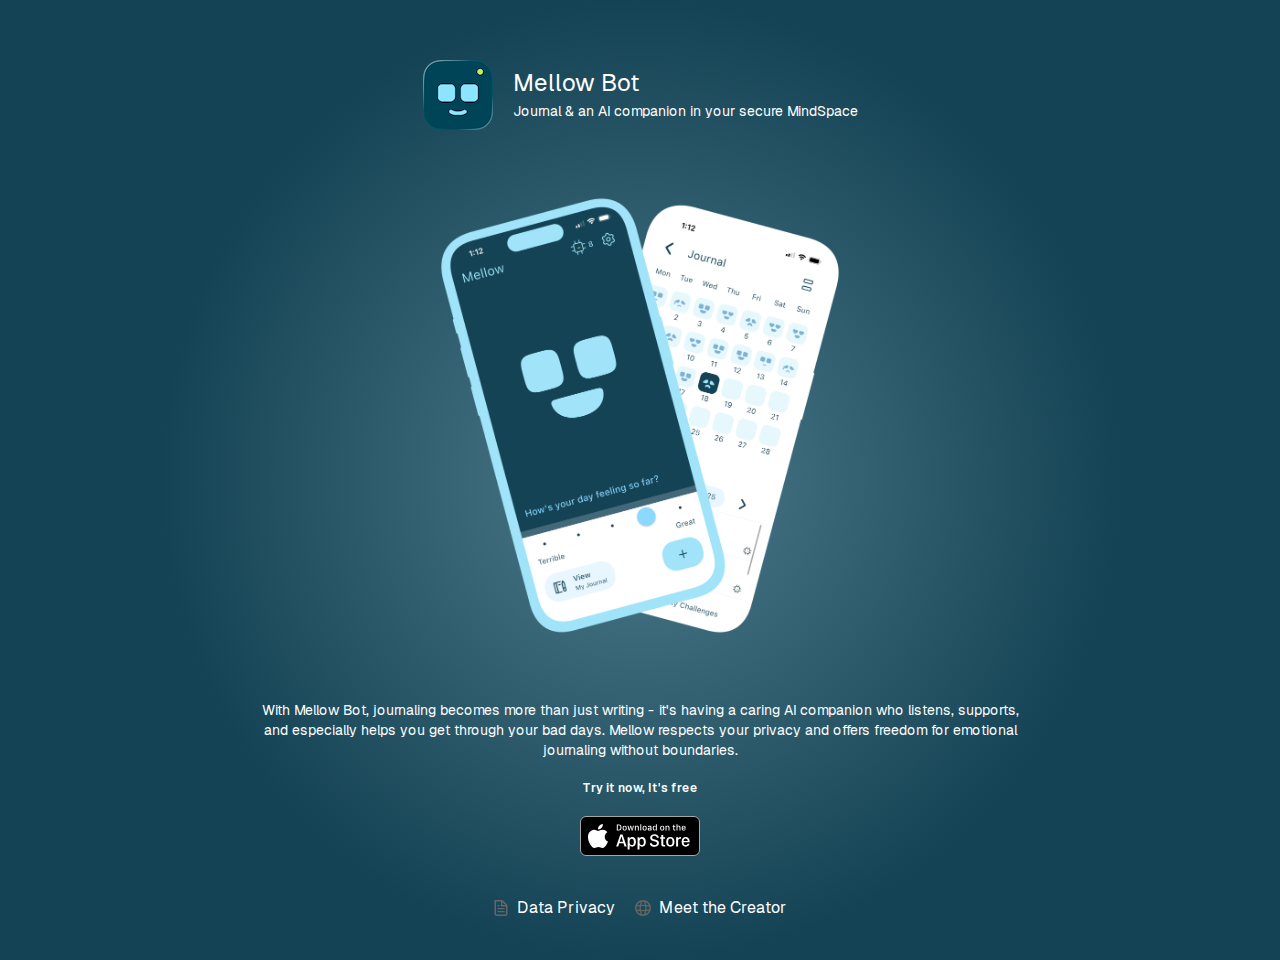
<file: index.html>
<!DOCTYPE html><html lang="en"><head><meta charSet="utf-8"/><meta name="viewport" content="width=device-width, initial-scale=1"/><link rel="preload" href="/_next/static/media/4cf2300e9c8272f7-s.p.woff2" as="font" crossorigin="" type="font/woff2"/><link rel="preload" href="/_next/static/media/93f479601ee12b01-s.p.woff2" as="font" crossorigin="" type="font/woff2"/><link rel="preload" as="image" href="/img/mobile.png"/><link rel="preload" as="image" href="/img/app-store.svg"/><link rel="stylesheet" href="/_next/static/css/ed33a7921f37361f.css" data-precedence="next"/><link rel="preload" as="script" fetchPriority="low" href="/_next/static/chunks/webpack-f029a09104d09cbc.js"/><script src="/_next/static/chunks/4bd1b696-67ee12fb04071d3b.js" async=""></script><script src="/_next/static/chunks/684-e67fa5398cd01c38.js" async=""></script><script src="/_next/static/chunks/main-app-be9a3c0b3e7ad8bc.js" async=""></script><script src="/_next/static/chunks/63-caf994c128533093.js" async=""></script><script src="/_next/static/chunks/app/page-d6e91548bfb1a8d3.js" async=""></script><meta name="next-size-adjust" content=""/><title>Mellow Bot</title><meta name="description" content="Journal &amp; an AI companion in your secure MindSpace"/><link rel="icon" href="/favicon.ico" type="image/x-icon" sizes="48x48"/><script>document.querySelectorAll('body link[rel="icon"], body link[rel="apple-touch-icon"]').forEach(el => document.head.appendChild(el))</script><script src="/_next/static/chunks/polyfills-42372ed130431b0a.js" noModule=""></script></head><body class="__variable_188709 __variable_9a8899 antialiased"><div class="font-[family-name:var(--font-geist-sans)] text-white"><main><div class="min-h-[90vh] flex flex-col items-center" style="background:radial-gradient(circle,rgba(78, 123, 138, 1) 0%, rgba(20, 67, 85, 1) 60%)"><div class="flex justify-center items-center my-15 px-5"><img alt="Mellow Bot" loading="lazy" width="70" height="70" decoding="async" data-nimg="1" class="mr-5" style="color:transparent" src="/img/ic_dark-app-icon.png"/><div><span class="text-2xl">Mellow Bot</span><br/><span class="text-sm">Journal &amp; an AI companion in your secure MindSpace</span></div></div><img src="/img/mobile.png" class="h-[50vh] w-auto"/><div class="mt-15 max-w-[800px] mx-auto text-center px-5 flex flex-col"><div class="text-sm">With Mellow Bot, journaling becomes more than just writing - it&#x27;s having a caring AI companion who listens, supports, and especially helps you get through your bad days. Mellow respects your privacy and offers freedom for emotional journaling without boundaries.</div><div class="my-5 text-xs font-semibold">Try it now, It&#x27;s free</div><a href="https://apps.apple.com/app/id6752538574" target="_blank" class="self-center"><img src="/img/app-store.svg"/></a></div><div class="my-10 flex gap-5"><a class="flex items-center gap-2 hover:underline hover:underline-offset-4" href="/data-privacy" rel="noopener noreferrer"><img aria-hidden="true" alt="File icon" loading="lazy" width="16" height="16" decoding="async" data-nimg="1" style="color:transparent" src="/file.svg"/>Data Privacy</a><a class="flex items-center gap-2 hover:underline hover:underline-offset-4" href="https://raslan1994.github.io/" target="_blank" rel="noopener noreferrer"><img aria-hidden="true" alt="File icon" loading="lazy" width="16" height="16" decoding="async" data-nimg="1" style="color:transparent" src="/globe.svg"/>Meet the Creator</a></div></div></main></div><!--$--><!--/$--><!--$--><!--/$--><script src="/_next/static/chunks/webpack-f029a09104d09cbc.js" async=""></script><script>(self.__next_f=self.__next_f||[]).push([0])</script><script>self.__next_f.push([1,"1:\"$Sreact.fragment\"\n2:I[7555,[],\"\"]\n3:I[1295,[],\"\"]\n4:I[3063,[\"63\",\"static/chunks/63-caf994c128533093.js\",\"974\",\"static/chunks/app/page-d6e91548bfb1a8d3.js\"],\"Image\"]\n5:I[9665,[],\"MetadataBoundary\"]\n7:I[9665,[],\"OutletBoundary\"]\na:I[4911,[],\"AsyncMetadataOutlet\"]\nc:I[9665,[],\"ViewportBoundary\"]\ne:I[6614,[],\"\"]\n:HL[\"/_next/static/media/4cf2300e9c8272f7-s.p.woff2\",\"font\",{\"crossOrigin\":\"\",\"type\":\"font/woff2\"}]\n:HL[\"/_next/static/media/93f479601ee12b01-s.p.woff2\",\"font\",{\"crossOrigin\":\"\",\"type\":\"font/woff2\"}]\n:HL[\"/_next/static/css/ed33a7921f37361f.css\",\"style\"]\n"])</script><script>self.__next_f.push([1,"0:{\"P\":null,\"b\":\"EBDHDLzRXbkLbAynypOXj\",\"p\":\"\",\"c\":[\"\",\"\"],\"i\":false,\"f\":[[[\"\",{\"children\":[\"__PAGE__\",{}]},\"$undefined\",\"$undefined\",true],[\"\",[\"$\",\"$1\",\"c\",{\"children\":[[[\"$\",\"link\",\"0\",{\"rel\":\"stylesheet\",\"href\":\"/_next/static/css/ed33a7921f37361f.css\",\"precedence\":\"next\",\"crossOrigin\":\"$undefined\",\"nonce\":\"$undefined\"}]],[\"$\",\"html\",null,{\"lang\":\"en\",\"children\":[\"$\",\"body\",null,{\"className\":\"__variable_188709 __variable_9a8899 antialiased\",\"children\":[\"$\",\"$L2\",null,{\"parallelRouterKey\":\"children\",\"error\":\"$undefined\",\"errorStyles\":\"$undefined\",\"errorScripts\":\"$undefined\",\"template\":[\"$\",\"$L3\",null,{}],\"templateStyles\":\"$undefined\",\"templateScripts\":\"$undefined\",\"notFound\":[[[\"$\",\"title\",null,{\"children\":\"404: This page could not be found.\"}],[\"$\",\"div\",null,{\"style\":{\"fontFamily\":\"system-ui,\\\"Segoe UI\\\",Roboto,Helvetica,Arial,sans-serif,\\\"Apple Color Emoji\\\",\\\"Segoe UI Emoji\\\"\",\"height\":\"100vh\",\"textAlign\":\"center\",\"display\":\"flex\",\"flexDirection\":\"column\",\"alignItems\":\"center\",\"justifyContent\":\"center\"},\"children\":[\"$\",\"div\",null,{\"children\":[[\"$\",\"style\",null,{\"dangerouslySetInnerHTML\":{\"__html\":\"body{color:#000;background:#fff;margin:0}.next-error-h1{border-right:1px solid rgba(0,0,0,.3)}@media (prefers-color-scheme:dark){body{color:#fff;background:#000}.next-error-h1{border-right:1px solid rgba(255,255,255,.3)}}\"}}],[\"$\",\"h1\",null,{\"className\":\"next-error-h1\",\"style\":{\"display\":\"inline-block\",\"margin\":\"0 20px 0 0\",\"padding\":\"0 23px 0 0\",\"fontSize\":24,\"fontWeight\":500,\"verticalAlign\":\"top\",\"lineHeight\":\"49px\"},\"children\":404}],[\"$\",\"div\",null,{\"style\":{\"display\":\"inline-block\"},\"children\":[\"$\",\"h2\",null,{\"style\":{\"fontSize\":14,\"fontWeight\":400,\"lineHeight\":\"49px\",\"margin\":0},\"children\":\"This page could not be found.\"}]}]]}]}]],[]],\"forbidden\":\"$undefined\",\"unauthorized\":\"$undefined\"}]}]}]]}],{\"children\":[\"__PAGE__\",[\"$\",\"$1\",\"c\",{\"children\":[[\"$\",\"div\",null,{\"className\":\"font-[family-name:var(--font-geist-sans)] text-white\",\"children\":[\"$\",\"main\",null,{\"children\":[\"$\",\"div\",null,{\"className\":\"min-h-[90vh] flex flex-col items-center\",\"style\":{\"background\":\"radial-gradient(circle,rgba(78, 123, 138, 1) 0%, rgba(20, 67, 85, 1) 60%)\"},\"children\":[[\"$\",\"div\",null,{\"className\":\"flex justify-center items-center my-15 px-5\",\"children\":[[\"$\",\"$L4\",null,{\"width\":70,\"height\":70,\"src\":\"/img/ic_dark-app-icon.png\",\"alt\":\"Mellow Bot\",\"className\":\"mr-5\"}],[\"$\",\"div\",null,{\"children\":[[\"$\",\"span\",null,{\"className\":\"text-2xl\",\"children\":\"Mellow Bot\"}],[\"$\",\"br\",null,{}],[\"$\",\"span\",null,{\"className\":\"text-sm\",\"children\":\"Journal \u0026 an AI companion in your secure MindSpace\"}]]}]]}],[\"$\",\"img\",null,{\"src\":\"/img/mobile.png\",\"className\":\"h-[50vh] w-auto\"}],[\"$\",\"div\",null,{\"className\":\"mt-15 max-w-[800px] mx-auto text-center px-5 flex flex-col\",\"children\":[[\"$\",\"div\",null,{\"className\":\"text-sm\",\"children\":\"With Mellow Bot, journaling becomes more than just writing - it's having a caring AI companion who listens, supports, and especially helps you get through your bad days. Mellow respects your privacy and offers freedom for emotional journaling without boundaries.\"}],[\"$\",\"div\",null,{\"className\":\"my-5 text-xs font-semibold\",\"children\":\"Try it now, It's free\"}],[\"$\",\"a\",null,{\"href\":\"https://apps.apple.com/app/id6752538574\",\"target\":\"_blank\",\"className\":\"self-center\",\"children\":[\"$\",\"img\",null,{\"src\":\"/img/app-store.svg\"}]}]]}],[\"$\",\"div\",null,{\"className\":\"my-10 flex gap-5\",\"children\":[[\"$\",\"a\",null,{\"className\":\"flex items-center gap-2 hover:underline hover:underline-offset-4\",\"href\":\"/data-privacy\",\"rel\":\"noopener noreferrer\",\"children\":[[\"$\",\"$L4\",null,{\"aria-hidden\":true,\"src\":\"/file.svg\",\"alt\":\"File icon\",\"width\":16,\"height\":16}],\"Data Privacy\"]}],[\"$\",\"a\",null,{\"className\":\"flex items-center gap-2 hover:underline hover:underline-offset-4\",\"href\":\"https://raslan1994.github.io/\",\"target\":\"_blank\",\"rel\":\"noopener noreferrer\",\"children\":[[\"$\",\"$L4\",null,{\"aria-hidden\":true,\"src\":\"/globe.svg\",\"alt\":\"File icon\",\"width\":16,\"height\":16}],\"Meet the Creator\"]}]]}]]}]}]}],[\"$\",\"$L5\",null,{\"children\":\"$L6\"}],null,[\"$\",\"$L7\",null,{\"children\":[\"$L8\",\"$L9\",[\"$\",\"$La\",null,{\"promise\":\"$@b\"}]]}]]}],{},null,false]},null,false],[\"$\",\"$1\",\"h\",{\"children\":[null,[\"$\",\"$1\",\"2tInWUVpsX_XZcvFFgro3\",{\"children\":[[\"$\",\"$Lc\",null,{\"children\":\"$Ld\"}],[\"$\",\"meta\",null,{\"name\":\"next-size-adjust\",\"content\":\"\"}]]}],null]}],false]],\"m\":\"$undefined\",\"G\":[\"$e\",\"$undefined\"],\"s\":false,\"S\":true}\n"])</script><script>self.__next_f.push([1,"f:\"$Sreact.suspense\"\n10:I[4911,[],\"AsyncMetadata\"]\n6:[\"$\",\"$f\",null,{\"fallback\":null,\"children\":[\"$\",\"$L10\",null,{\"promise\":\"$@11\"}]}]\n"])</script><script>self.__next_f.push([1,"9:null\n"])</script><script>self.__next_f.push([1,"d:[[\"$\",\"meta\",\"0\",{\"charSet\":\"utf-8\"}],[\"$\",\"meta\",\"1\",{\"name\":\"viewport\",\"content\":\"width=device-width, initial-scale=1\"}]]\n8:null\n"])</script><script>self.__next_f.push([1,"11:{\"metadata\":[[\"$\",\"title\",\"0\",{\"children\":\"Mellow Bot\"}],[\"$\",\"meta\",\"1\",{\"name\":\"description\",\"content\":\"Journal \u0026 an AI companion in your secure MindSpace\"}],[\"$\",\"link\",\"2\",{\"rel\":\"icon\",\"href\":\"/favicon.ico\",\"type\":\"image/x-icon\",\"sizes\":\"48x48\"}]],\"error\":null,\"digest\":\"$undefined\"}\nb:{\"metadata\":\"$11:metadata\",\"error\":null,\"digest\":\"$undefined\"}\n"])</script></body></html>
</file>
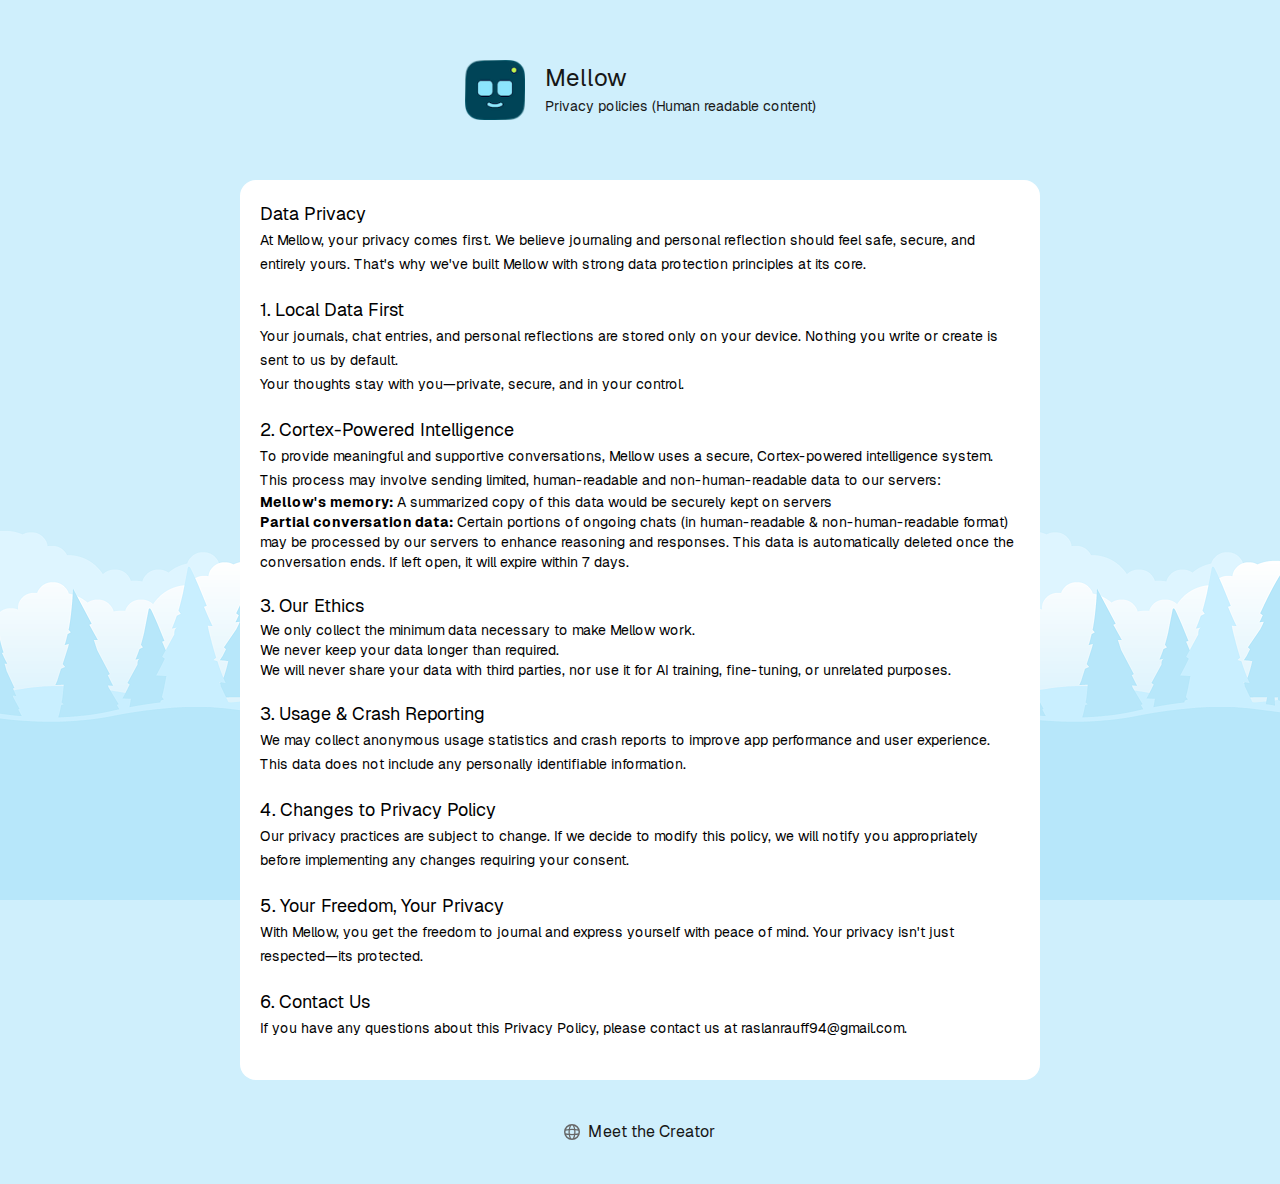
<file: data-privacy.html>
<!DOCTYPE html><html lang="en"><head><meta charSet="utf-8"/><meta name="viewport" content="width=device-width, initial-scale=1"/><link rel="preload" href="/_next/static/media/4cf2300e9c8272f7-s.p.woff2" as="font" crossorigin="" type="font/woff2"/><link rel="preload" href="/_next/static/media/93f479601ee12b01-s.p.woff2" as="font" crossorigin="" type="font/woff2"/><link rel="stylesheet" href="/_next/static/css/b5bc19214dcd5d15.css" data-precedence="next"/><link rel="preload" as="script" fetchPriority="low" href="/_next/static/chunks/webpack-f029a09104d09cbc.js"/><script src="/_next/static/chunks/4bd1b696-67ee12fb04071d3b.js" async=""></script><script src="/_next/static/chunks/684-e67fa5398cd01c38.js" async=""></script><script src="/_next/static/chunks/main-app-be9a3c0b3e7ad8bc.js" async=""></script><script src="/_next/static/chunks/app/layout-d957b87b0d38c2d4.js" async=""></script><script src="/_next/static/chunks/63-caf994c128533093.js" async=""></script><script src="/_next/static/chunks/app/data-privacy/page-1e0d949299b9fb2e.js" async=""></script><meta name="next-size-adjust" content=""/><title>Mellow Bot - Data Privacy</title><meta name="description" content="Learn about data privacy policy."/><meta name="author" content="Raslan Rauff"/><meta name="keywords" content="Mellow Bot,Mindfulness App,Focus App,Breath Exercises,AI Journal,Meditation"/><meta property="og:title" content="Mellow Bot - Focus, Breath &amp; AI Journal"/><meta property="og:description" content="All-in-one space for Focus, Breath, and an AI-guided Journal to support deeper mindfulness and reflection"/><meta property="og:url" content="https://mellowbot.app"/><meta property="og:site_name" content="Mellow Bot"/><meta property="og:image" content="https://mellowbot.app/img/intro-thumb.png"/><meta property="og:type" content="website"/><meta name="twitter:card" content="summary_large_image"/><meta name="twitter:title" content="Mellow Bot - Focus, Breath &amp; AI Journal"/><meta name="twitter:description" content="All-in-one space for Focus, Breath, and an AI-guided Journal to support deeper mindfulness and reflection"/><meta name="twitter:image" content="https://mellowbot.app/img/intro-thumb.png"/><link rel="shortcut icon" href="/img/app.png"/><link rel="icon" href="/favicon.ico" type="image/x-icon" sizes="48x48"/><link rel="icon" href="/img/app.png"/><link rel="apple-touch-icon" href="/img/app.png"/><script>document.querySelectorAll('body link[rel="icon"], body link[rel="apple-touch-icon"]').forEach(el => document.head.appendChild(el))</script><script src="/_next/static/chunks/polyfills-42372ed130431b0a.js" noModule=""></script></head><body class="__variable_188709 __variable_9a8899 antialiased"><div class="font-[family-name:var(--font-geist-sans)] text[#243642] bg-[#CFEFFC]"><main><div class="min-h-[90vh] flex flex-col items-center" style="background-image:url(&#x27;/img/bg-forest.png&#x27;);background-repeat:repeat-x;background-position:bottom;background-size:auto;background-attachment:fixed"><div class="flex justify-center items-center my-15 px-5"><img alt="Mellow Bot" loading="lazy" width="60" height="60" decoding="async" data-nimg="1" class="mr-5" style="color:transparent" src="/img/app-sm.png"/><div><span class="text-2xl">Mellow</span><br/><span class="text-sm">Privacy policies (Human readable content)</span></div></div><div class="max-w-[800px] mx-5 md:mx-auto text-center p-5 flex flex-col bg-white text-black rounded-2xl"><div class="text-start mb-5"><span class="text-lg">Data Privacy</span><br/><span class="text-sm">At Mellow, your privacy comes first. We believe journaling and personal reflection should feel safe, secure, and entirely yours. That&#x27;s why we&#x27;ve built Mellow with strong data protection principles at its core.</span></div><div class="text-start mb-5"><span class="text-lg">1. Local Data First</span><br/><span class="text-sm">Your journals, chat entries, and personal reflections are stored only on your device. Nothing you write or create is sent to us by default.<br/>Your thoughts stay with you—private, secure, and in your control.</span></div><div class="text-start mb-5"><span class="text-lg">2. Cortex-Powered Intelligence</span><br/><span class="text-sm">To provide meaningful and supportive conversations, Mellow uses a secure, Cortex-powered intelligence system. This process may involve sending limited, human-readable and non-human-readable data to our servers:<ul><li><b>Mellow&#x27;s memory:</b> A summarized copy of this data would be securely kept on servers</li><li><b>Partial conversation data:</b> Certain portions of ongoing chats (in human-readable &amp; non-human-readable format) may be processed by our servers to enhance reasoning and responses. This data is automatically deleted once the conversation ends. If left open, it will expire within 7 days.</li></ul></span></div><div class="text-start mb-5"><span class="text-lg">3. Our Ethics</span><br/><span class="text-sm"><ul><li>We only collect the minimum data necessary to make Mellow work.</li><li>We never keep your data longer than required.</li><li>We will never share your data with third parties, nor use it for AI training, fine-tuning, or unrelated purposes.</li></ul></span></div><div class="text-start mb-5"><span class="text-lg">3. Usage &amp; Crash Reporting</span><br/><span class="text-sm">We may collect anonymous usage statistics and crash reports to improve app performance and user experience. This data does not include any personally identifiable information.</span></div><div class="text-start mb-5"><span class="text-lg">4. Changes to Privacy Policy</span><br/><span class="text-sm">Our privacy practices are subject to change. If we decide to modify this policy, we will notify you appropriately before implementing any changes requiring your consent.</span></div><div class="text-start mb-5"><span class="text-lg">5. Your Freedom, Your Privacy</span><br/><span class="text-sm">With Mellow, you get the freedom to journal and express yourself with peace of mind. Your privacy isn&#x27;t just respected—its protected.</span></div><div class="text-start mb-5"><span class="text-lg">6. Contact Us</span><br/><span class="text-sm">If you have any questions about this Privacy Policy, please contact us at raslanrauff94@gmail.com.</span></div></div><div class="my-10 flex gap-5"><a class="flex items-center gap-2 hover:underline hover:underline-offset-4" href="https://raslan1994.github.io/" target="_blank" rel="noopener noreferrer"><img aria-hidden="true" alt="File icon" loading="lazy" width="16" height="16" decoding="async" data-nimg="1" style="color:transparent" src="/globe.svg"/>Meet the Creator</a></div></div></main></div><!--$--><!--/$--><!--$--><!--/$--><script src="/_next/static/chunks/webpack-f029a09104d09cbc.js" async=""></script><script>(self.__next_f=self.__next_f||[]).push([0])</script><script>self.__next_f.push([1,"1:\"$Sreact.fragment\"\n2:I[9243,[\"177\",\"static/chunks/app/layout-d957b87b0d38c2d4.js\"],\"\"]\n3:I[7555,[],\"\"]\n4:I[1295,[],\"\"]\n5:I[3063,[\"63\",\"static/chunks/63-caf994c128533093.js\",\"382\",\"static/chunks/app/data-privacy/page-1e0d949299b9fb2e.js\"],\"Image\"]\n6:I[9665,[],\"MetadataBoundary\"]\n8:I[9665,[],\"OutletBoundary\"]\nb:I[4911,[],\"AsyncMetadataOutlet\"]\nd:I[9665,[],\"ViewportBoundary\"]\nf:I[6614,[],\"\"]\n:HL[\"/_next/static/media/4cf2300e9c8272f7-s.p.woff2\",\"font\",{\"crossOrigin\":\"\",\"type\":\"font/woff2\"}]\n:HL[\"/_next/static/media/93f479601ee12b01-s.p.woff2\",\"font\",{\"crossOrigin\":\"\",\"type\":\"font/woff2\"}]\n:HL[\"/_next/static/css/b5bc19214dcd5d15.css\",\"style\"]\n"])</script><script>self.__next_f.push([1,"0:{\"P\":null,\"b\":\"e49aiwLsv-1epdCZLi30o\",\"p\":\"\",\"c\":[\"\",\"data-privacy\"],\"i\":false,\"f\":[[[\"\",{\"children\":[\"data-privacy\",{\"children\":[\"__PAGE__\",{}]}]},\"$undefined\",\"$undefined\",true],[\"\",[\"$\",\"$1\",\"c\",{\"children\":[[[\"$\",\"link\",\"0\",{\"rel\":\"stylesheet\",\"href\":\"/_next/static/css/b5bc19214dcd5d15.css\",\"precedence\":\"next\",\"crossOrigin\":\"$undefined\",\"nonce\":\"$undefined\"}]],[\"$\",\"html\",null,{\"lang\":\"en\",\"children\":[[\"$\",\"$L2\",null,{\"id\":\"mellow-json-ld\",\"type\":\"application/ld+json\",\"strategy\":\"afterInteractive\",\"dangerouslySetInnerHTML\":{\"__html\":\"{\\\"@context\\\":\\\"https://schema.org\\\",\\\"@type\\\":\\\"SoftwareApplication\\\",\\\"name\\\":\\\"Mellow Bot\\\",\\\"operatingSystem\\\":\\\"iOS, Android\\\",\\\"applicationCategory\\\":\\\"LifestyleApplication\\\",\\\"description\\\":\\\"All-in-one space for Focus, Breath, and an AI-guided Journal to support deeper mindfulness and reflection\\\",\\\"url\\\":\\\"https://yourwebsite.com\\\",\\\"offers\\\":{\\\"@type\\\":\\\"Offer\\\",\\\"url\\\":\\\"https://apps.apple.com/app/id6752538574\\\",\\\"price\\\":\\\"0\\\",\\\"priceCurrency\\\":\\\"USD\\\"},\\\"downloadUrl\\\":[\\\"https://apps.apple.com/app/id6752538574\\\",\\\"https://play.google.com/store/apps/details?id=com.raslan.mellow\\\"]}\"}}],[\"$\",\"body\",null,{\"className\":\"__variable_188709 __variable_9a8899 antialiased\",\"children\":[\"$\",\"$L3\",null,{\"parallelRouterKey\":\"children\",\"error\":\"$undefined\",\"errorStyles\":\"$undefined\",\"errorScripts\":\"$undefined\",\"template\":[\"$\",\"$L4\",null,{}],\"templateStyles\":\"$undefined\",\"templateScripts\":\"$undefined\",\"notFound\":[[[\"$\",\"title\",null,{\"children\":\"404: This page could not be found.\"}],[\"$\",\"div\",null,{\"style\":{\"fontFamily\":\"system-ui,\\\"Segoe UI\\\",Roboto,Helvetica,Arial,sans-serif,\\\"Apple Color Emoji\\\",\\\"Segoe UI Emoji\\\"\",\"height\":\"100vh\",\"textAlign\":\"center\",\"display\":\"flex\",\"flexDirection\":\"column\",\"alignItems\":\"center\",\"justifyContent\":\"center\"},\"children\":[\"$\",\"div\",null,{\"children\":[[\"$\",\"style\",null,{\"dangerouslySetInnerHTML\":{\"__html\":\"body{color:#000;background:#fff;margin:0}.next-error-h1{border-right:1px solid rgba(0,0,0,.3)}@media (prefers-color-scheme:dark){body{color:#fff;background:#000}.next-error-h1{border-right:1px solid rgba(255,255,255,.3)}}\"}}],[\"$\",\"h1\",null,{\"className\":\"next-error-h1\",\"style\":{\"display\":\"inline-block\",\"margin\":\"0 20px 0 0\",\"padding\":\"0 23px 0 0\",\"fontSize\":24,\"fontWeight\":500,\"verticalAlign\":\"top\",\"lineHeight\":\"49px\"},\"children\":404}],[\"$\",\"div\",null,{\"style\":{\"display\":\"inline-block\"},\"children\":[\"$\",\"h2\",null,{\"style\":{\"fontSize\":14,\"fontWeight\":400,\"lineHeight\":\"49px\",\"margin\":0},\"children\":\"This page could not be found.\"}]}]]}]}]],[]],\"forbidden\":\"$undefined\",\"unauthorized\":\"$undefined\"}]}]]}]]}],{\"children\":[\"data-privacy\",[\"$\",\"$1\",\"c\",{\"children\":[null,[\"$\",\"$L3\",null,{\"parallelRouterKey\":\"children\",\"error\":\"$undefined\",\"errorStyles\":\"$undefined\",\"errorScripts\":\"$undefined\",\"template\":[\"$\",\"$L4\",null,{}],\"templateStyles\":\"$undefined\",\"templateScripts\":\"$undefined\",\"notFound\":\"$undefined\",\"forbidden\":\"$undefined\",\"unauthorized\":\"$undefined\"}]]}],{\"children\":[\"__PAGE__\",[\"$\",\"$1\",\"c\",{\"children\":[[\"$\",\"div\",null,{\"className\":\"font-[family-name:var(--font-geist-sans)] text[#243642] bg-[#CFEFFC]\",\"children\":[\"$\",\"main\",null,{\"children\":[\"$\",\"div\",null,{\"className\":\"min-h-[90vh] flex flex-col items-center\",\"style\":{\"backgroundImage\":\"url('/img/bg-forest.png')\",\"backgroundRepeat\":\"repeat-x\",\"backgroundPosition\":\"bottom\",\"backgroundSize\":\"auto\",\"backgroundAttachment\":\"fixed\"},\"children\":[[\"$\",\"div\",null,{\"className\":\"flex justify-center items-center my-15 px-5\",\"children\":[[\"$\",\"$L5\",null,{\"width\":60,\"height\":60,\"src\":\"/img/app-sm.png\",\"alt\":\"Mellow Bot\",\"className\":\"mr-5\"}],[\"$\",\"div\",null,{\"children\":[[\"$\",\"span\",null,{\"className\":\"text-2xl\",\"children\":\"Mellow\"}],[\"$\",\"br\",null,{}],[\"$\",\"span\",null,{\"className\":\"text-sm\",\"children\":\"Privacy policies (Human readable content)\"}]]}]]}],[\"$\",\"div\",null,{\"className\":\"max-w-[800px] mx-5 md:mx-auto text-center p-5 flex flex-col bg-white text-black rounded-2xl\",\"children\":[[\"$\",\"div\",null,{\"className\":\"text-start mb-5\",\"children\":[[\"$\",\"span\",null,{\"className\":\"text-lg\",\"children\":\"Data Privacy\"}],[\"$\",\"br\",null,{}],[\"$\",\"span\",null,{\"className\":\"text-sm\",\"children\":\"At Mellow, your privacy comes first. We believe journaling and personal reflection should feel safe, secure, and entirely yours. That's why we've built Mellow with strong data protection principles at its core.\"}]]}],[\"$\",\"div\",null,{\"className\":\"text-start mb-5\",\"children\":[[\"$\",\"span\",null,{\"className\":\"text-lg\",\"children\":\"1. Local Data First\"}],[\"$\",\"br\",null,{}],[\"$\",\"span\",null,{\"className\":\"text-sm\",\"children\":[\"Your journals, chat entries, and personal reflections are stored only on your device. Nothing you write or create is sent to us by default.\",[\"$\",\"br\",null,{}],\"Your thoughts stay with you—private, secure, and in your control.\"]}]]}],[\"$\",\"div\",null,{\"className\":\"text-start mb-5\",\"children\":[[\"$\",\"span\",null,{\"className\":\"text-lg\",\"children\":\"2. Cortex-Powered Intelligence\"}],[\"$\",\"br\",null,{}],[\"$\",\"span\",null,{\"className\":\"text-sm\",\"children\":[\"To provide meaningful and supportive conversations, Mellow uses a secure, Cortex-powered intelligence system. This process may involve sending limited, human-readable and non-human-readable data to our servers:\",[\"$\",\"ul\",null,{\"children\":[[\"$\",\"li\",null,{\"children\":[[\"$\",\"b\",null,{\"children\":\"Mellow's memory:\"}],\" A summarized copy of this data would be securely kept on servers\"]}],[\"$\",\"li\",null,{\"children\":[[\"$\",\"b\",null,{\"children\":\"Partial conversation data:\"}],\" Certain portions of ongoing chats (in human-readable \u0026 non-human-readable format) may be processed by our servers to enhance reasoning and responses. This data is automatically deleted once the conversation ends. If left open, it will expire within 7 days.\"]}]]}]]}]]}],[\"$\",\"div\",null,{\"className\":\"text-start mb-5\",\"children\":[[\"$\",\"span\",null,{\"className\":\"text-lg\",\"children\":\"3. Our Ethics\"}],[\"$\",\"br\",null,{}],[\"$\",\"span\",null,{\"className\":\"text-sm\",\"children\":[\"$\",\"ul\",null,{\"children\":[[\"$\",\"li\",null,{\"children\":\"We only collect the minimum data necessary to make Mellow work.\"}],[\"$\",\"li\",null,{\"children\":\"We never keep your data longer than required.\"}],[\"$\",\"li\",null,{\"children\":\"We will never share your data with third parties, nor use it for AI training, fine-tuning, or unrelated purposes.\"}]]}]}]]}],[\"$\",\"div\",null,{\"className\":\"text-start mb-5\",\"children\":[[\"$\",\"span\",null,{\"className\":\"text-lg\",\"children\":\"3. Usage \u0026 Crash Reporting\"}],[\"$\",\"br\",null,{}],[\"$\",\"span\",null,{\"className\":\"text-sm\",\"children\":\"We may collect anonymous usage statistics and crash reports to improve app performance and user experience. This data does not include any personally identifiable information.\"}]]}],[\"$\",\"div\",null,{\"className\":\"text-start mb-5\",\"children\":[[\"$\",\"span\",null,{\"className\":\"text-lg\",\"children\":\"4. Changes to Privacy Policy\"}],[\"$\",\"br\",null,{}],[\"$\",\"span\",null,{\"className\":\"text-sm\",\"children\":\"Our privacy practices are subject to change. If we decide to modify this policy, we will notify you appropriately before implementing any changes requiring your consent.\"}]]}],[\"$\",\"div\",null,{\"className\":\"text-start mb-5\",\"children\":[[\"$\",\"span\",null,{\"className\":\"text-lg\",\"children\":\"5. Your Freedom, Your Privacy\"}],[\"$\",\"br\",null,{}],[\"$\",\"span\",null,{\"className\":\"text-sm\",\"children\":\"With Mellow, you get the freedom to journal and express yourself with peace of mind. Your privacy isn't just respected—its protected.\"}]]}],[\"$\",\"div\",null,{\"className\":\"text-start mb-5\",\"children\":[[\"$\",\"span\",null,{\"className\":\"text-lg\",\"children\":\"6. Contact Us\"}],[\"$\",\"br\",null,{}],[\"$\",\"span\",null,{\"className\":\"text-sm\",\"children\":\"If you have any questions about this Privacy Policy, please contact us at raslanrauff94@gmail.com.\"}]]}]]}],[\"$\",\"div\",null,{\"className\":\"my-10 flex gap-5\",\"children\":[\"$\",\"a\",null,{\"className\":\"flex items-center gap-2 hover:underline hover:underline-offset-4\",\"href\":\"https://raslan1994.github.io/\",\"target\":\"_blank\",\"rel\":\"noopener noreferrer\",\"children\":[[\"$\",\"$L5\",null,{\"aria-hidden\":true,\"src\":\"/globe.svg\",\"alt\":\"File icon\",\"width\":16,\"height\":16}],\"Meet the Creator\"]}]}]]}]}]}],[\"$\",\"$L6\",null,{\"children\":\"$L7\"}],null,[\"$\",\"$L8\",null,{\"children\":[\"$L9\",\"$La\",[\"$\",\"$Lb\",null,{\"promise\":\"$@c\"}]]}]]}],{},null,false]},null,false]},null,false],[\"$\",\"$1\",\"h\",{\"children\":[null,[\"$\",\"$1\",\"TWSBu7olkqEQHo5x2UCaT\",{\"children\":[[\"$\",\"$Ld\",null,{\"children\":\"$Le\"}],[\"$\",\"meta\",null,{\"name\":\"next-size-adjust\",\"content\":\"\"}]]}],null]}],false]],\"m\":\"$undefined\",\"G\":[\"$f\",\"$undefined\"],\"s\":false,\"S\":true}\n"])</script><script>self.__next_f.push([1,"10:\"$Sreact.suspense\"\n11:I[4911,[],\"AsyncMetadata\"]\n7:[\"$\",\"$10\",null,{\"fallback\":null,\"children\":[\"$\",\"$L11\",null,{\"promise\":\"$@12\"}]}]\n"])</script><script>self.__next_f.push([1,"a:null\n"])</script><script>self.__next_f.push([1,"e:[[\"$\",\"meta\",\"0\",{\"charSet\":\"utf-8\"}],[\"$\",\"meta\",\"1\",{\"name\":\"viewport\",\"content\":\"width=device-width, initial-scale=1\"}]]\n9:null\n"])</script><script>self.__next_f.push([1,"12:{\"metadata\":[[\"$\",\"title\",\"0\",{\"children\":\"Mellow Bot - Data Privacy\"}],[\"$\",\"meta\",\"1\",{\"name\":\"description\",\"content\":\"Learn about data privacy policy.\"}],[\"$\",\"meta\",\"2\",{\"name\":\"author\",\"content\":\"Raslan Rauff\"}],[\"$\",\"meta\",\"3\",{\"name\":\"keywords\",\"content\":\"Mellow Bot,Mindfulness App,Focus App,Breath Exercises,AI Journal,Meditation\"}],[\"$\",\"meta\",\"4\",{\"property\":\"og:title\",\"content\":\"Mellow Bot - Focus, Breath \u0026 AI Journal\"}],[\"$\",\"meta\",\"5\",{\"property\":\"og:description\",\"content\":\"All-in-one space for Focus, Breath, and an AI-guided Journal to support deeper mindfulness and reflection\"}],[\"$\",\"meta\",\"6\",{\"property\":\"og:url\",\"content\":\"https://mellowbot.app\"}],[\"$\",\"meta\",\"7\",{\"property\":\"og:site_name\",\"content\":\"Mellow Bot\"}],[\"$\",\"meta\",\"8\",{\"property\":\"og:image\",\"content\":\"https://mellowbot.app/img/intro-thumb.png\"}],[\"$\",\"meta\",\"9\",{\"property\":\"og:type\",\"content\":\"website\"}],[\"$\",\"meta\",\"10\",{\"name\":\"twitter:card\",\"content\":\"summary_large_image\"}],[\"$\",\"meta\",\"11\",{\"name\":\"twitter:title\",\"content\":\"Mellow Bot - Focus, Breath \u0026 AI Journal\"}],[\"$\",\"meta\",\"12\",{\"name\":\"twitter:description\",\"content\":\"All-in-one space for Focus, Breath, and an AI-guided Journal to support deeper mindfulness and reflection\"}],[\"$\",\"meta\",\"13\",{\"name\":\"twitter:image\",\"content\":\"https://mellowbot.app/img/intro-thumb.png\"}],[\"$\",\"link\",\"14\",{\"rel\":\"shortcut icon\",\"href\":\"/img/app.png\"}],[\"$\",\"link\",\"15\",{\"rel\":\"icon\",\"href\":\"/favicon.ico\",\"type\":\"image/x-icon\",\"sizes\":\"48x48\"}],[\"$\",\"link\",\"16\",{\"rel\":\"icon\",\"href\":\"/img/app.png\"}],[\"$\",\"link\",\"17\",{\"rel\":\"apple-touch-icon\",\"href\":\"/img/app.png\"}]],\"error\":null,\"digest\":\"$undefined\"}\nc:{\"metadata\":\"$12:metadata\",\"error\":null,\"digest\":\"$undefined\"}\n"])</script></body></html>
</file>
<file: _next/static/css/ed33a7921f37361f.css>
@font-face{font-family:Geist;font-style:normal;font-weight:100 900;font-display:swap;src:url(/_next/static/media/8d697b304b401681-s.woff2) format("woff2");unicode-range:u+0301,u+0400-045f,u+0490-0491,u+04b0-04b1,u+2116}@font-face{font-family:Geist;font-style:normal;font-weight:100 900;font-display:swap;src:url(/_next/static/media/ba015fad6dcf6784-s.woff2) format("woff2");unicode-range:u+0100-02ba,u+02bd-02c5,u+02c7-02cc,u+02ce-02d7,u+02dd-02ff,u+0304,u+0308,u+0329,u+1d00-1dbf,u+1e00-1e9f,u+1ef2-1eff,u+2020,u+20a0-20ab,u+20ad-20c0,u+2113,u+2c60-2c7f,u+a720-a7ff}@font-face{font-family:Geist;font-style:normal;font-weight:100 900;font-display:swap;src:url(/_next/static/media/4cf2300e9c8272f7-s.p.woff2) format("woff2");unicode-range:u+00??,u+0131,u+0152-0153,u+02bb-02bc,u+02c6,u+02da,u+02dc,u+0304,u+0308,u+0329,u+2000-206f,u+20ac,u+2122,u+2191,u+2193,u+2212,u+2215,u+feff,u+fffd}@font-face{font-family:Geist Fallback;src:local("Arial");ascent-override:95.94%;descent-override:28.16%;line-gap-override:0.00%;size-adjust:104.76%}.__className_188709{font-family:Geist,Geist Fallback;font-style:normal}.__variable_188709{--font-geist-sans:"Geist","Geist Fallback"}@font-face{font-family:Geist Mono;font-style:normal;font-weight:100 900;font-display:swap;src:url(/_next/static/media/9610d9e46709d722-s.woff2) format("woff2");unicode-range:u+0301,u+0400-045f,u+0490-0491,u+04b0-04b1,u+2116}@font-face{font-family:Geist Mono;font-style:normal;font-weight:100 900;font-display:swap;src:url(/_next/static/media/747892c23ea88013-s.woff2) format("woff2");unicode-range:u+0100-02ba,u+02bd-02c5,u+02c7-02cc,u+02ce-02d7,u+02dd-02ff,u+0304,u+0308,u+0329,u+1d00-1dbf,u+1e00-1e9f,u+1ef2-1eff,u+2020,u+20a0-20ab,u+20ad-20c0,u+2113,u+2c60-2c7f,u+a720-a7ff}@font-face{font-family:Geist Mono;font-style:normal;font-weight:100 900;font-display:swap;src:url(/_next/static/media/93f479601ee12b01-s.p.woff2) format("woff2");unicode-range:u+00??,u+0131,u+0152-0153,u+02bb-02bc,u+02c6,u+02da,u+02dc,u+0304,u+0308,u+0329,u+2000-206f,u+20ac,u+2122,u+2191,u+2193,u+2212,u+2215,u+feff,u+fffd}@font-face{font-family:Geist Mono Fallback;src:local("Arial");ascent-override:74.67%;descent-override:21.92%;line-gap-override:0.00%;size-adjust:134.59%}.__className_9a8899{font-family:Geist Mono,Geist Mono Fallback;font-style:normal}.__variable_9a8899{--font-geist-mono:"Geist Mono","Geist Mono Fallback"}

/*! tailwindcss v4.1.4 | MIT License | https://tailwindcss.com */@layer properties{@supports (((-webkit-hyphens:none)) and (not (margin-trim:inline))) or ((-moz-orient:inline) and (not (color:rgb(from red r g b)))){*,::backdrop,:after,:before{--tw-font-weight:initial;--tw-blur:initial;--tw-brightness:initial;--tw-contrast:initial;--tw-grayscale:initial;--tw-hue-rotate:initial;--tw-invert:initial;--tw-opacity:initial;--tw-saturate:initial;--tw-sepia:initial;--tw-drop-shadow:initial;--tw-drop-shadow-color:initial;--tw-drop-shadow-alpha:100%;--tw-drop-shadow-size:initial}}}@layer theme{:host,:root{--color-black:#000;--color-white:#fff;--spacing:.25rem;--text-xs:.75rem;--text-xs--line-height:calc(1/.75);--text-sm:.875rem;--text-sm--line-height:calc(1.25/.875);--text-lg:1.125rem;--text-lg--line-height:calc(1.75/1.125);--text-2xl:1.5rem;--text-2xl--line-height:calc(2/1.5);--font-weight-semibold:600;--radius-lg:.5rem;--default-font-family:var(--font-geist-sans);--default-mono-font-family:var(--font-geist-mono)}}@layer base{*,::backdrop,:after,:before{box-sizing:border-box;border:0 solid;margin:0;padding:0}::file-selector-button{box-sizing:border-box;border:0 solid;margin:0;padding:0}:host,html{-webkit-text-size-adjust:100%;tab-size:4;line-height:1.5;font-family:var(--default-font-family,ui-sans-serif,system-ui,sans-serif,"Apple Color Emoji","Segoe UI Emoji","Segoe UI Symbol","Noto Color Emoji");font-feature-settings:var(--default-font-feature-settings,normal);font-variation-settings:var(--default-font-variation-settings,normal);-webkit-tap-highlight-color:transparent}hr{height:0;color:inherit;border-top-width:1px}abbr:where([title]){-webkit-text-decoration:underline dotted;text-decoration:underline dotted}h1,h2,h3,h4,h5,h6{font-size:inherit;font-weight:inherit}a{color:inherit;-webkit-text-decoration:inherit;text-decoration:inherit}b,strong{font-weight:bolder}code,kbd,pre,samp{font-family:var(--default-mono-font-family,ui-monospace,SFMono-Regular,Menlo,Monaco,Consolas,"Liberation Mono","Courier New",monospace);font-feature-settings:var(--default-mono-font-feature-settings,normal);font-variation-settings:var(--default-mono-font-variation-settings,normal);font-size:1em}small{font-size:80%}sub,sup{vertical-align:baseline;font-size:75%;line-height:0;position:relative}sub{bottom:-.25em}sup{top:-.5em}table{text-indent:0;border-color:inherit;border-collapse:collapse}:-moz-focusring{outline:auto}progress{vertical-align:baseline}summary{display:list-item}menu,ol,ul{list-style:none}audio,canvas,embed,iframe,img,object,svg,video{vertical-align:middle;display:block}img,video{max-width:100%;height:auto}button,input,optgroup,select,textarea{font:inherit;font-feature-settings:inherit;font-variation-settings:inherit;letter-spacing:inherit;color:inherit;opacity:1;background-color:#0000;border-radius:0}::file-selector-button{font:inherit;font-feature-settings:inherit;font-variation-settings:inherit;letter-spacing:inherit;color:inherit;opacity:1;background-color:#0000;border-radius:0}:where(select:is([multiple],[size])) optgroup{font-weight:bolder}:where(select:is([multiple],[size])) optgroup option{padding-inline-start:20px}::file-selector-button{margin-inline-end:4px}::placeholder{opacity:1}@supports (not ((-webkit-appearance:-apple-pay-button))) or (contain-intrinsic-size:1px){::placeholder{color:currentColor}@supports (color:color-mix(in lab,red,red)){::placeholder{color:color-mix(in oklab,currentcolor 50%,transparent)}}}textarea{resize:vertical}::-webkit-search-decoration{-webkit-appearance:none}::-webkit-date-and-time-value{min-height:1lh;text-align:inherit}::-webkit-datetime-edit{display:inline-flex}::-webkit-datetime-edit-fields-wrapper{padding:0}::-webkit-datetime-edit,::-webkit-datetime-edit-year-field{padding-block:0}::-webkit-datetime-edit-day-field,::-webkit-datetime-edit-month-field{padding-block:0}::-webkit-datetime-edit-hour-field,::-webkit-datetime-edit-minute-field{padding-block:0}::-webkit-datetime-edit-millisecond-field,::-webkit-datetime-edit-second-field{padding-block:0}::-webkit-datetime-edit-meridiem-field{padding-block:0}:-moz-ui-invalid{box-shadow:none}button,input:where([type=button],[type=reset],[type=submit]){appearance:button}::file-selector-button{appearance:button}::-webkit-inner-spin-button,::-webkit-outer-spin-button{height:auto}[hidden]:where(:not([hidden=until-found])){display:none!important}}@layer components;@layer utilities{.mx-5{margin-inline:calc(var(--spacing)*5)}.mx-auto{margin-inline:auto}.my-5{margin-block:calc(var(--spacing)*5)}.my-10{margin-block:calc(var(--spacing)*10)}.my-15{margin-block:calc(var(--spacing)*15)}.mt-15{margin-top:calc(var(--spacing)*15)}.mr-5{margin-right:calc(var(--spacing)*5)}.mb-5{margin-bottom:calc(var(--spacing)*5)}.flex{display:flex}.h-\[50vh\]{height:50vh}.min-h-\[90vh\]{min-height:90vh}.w-auto{width:auto}.max-w-\[800px\]{max-width:800px}.flex-col{flex-direction:column}.items-center{align-items:center}.justify-center{justify-content:center}.gap-2{gap:calc(var(--spacing)*2)}.gap-5{gap:calc(var(--spacing)*5)}.self-center{align-self:center}.rounded-lg{border-radius:var(--radius-lg)}.bg-white{background-color:var(--color-white)}.p-5{padding:calc(var(--spacing)*5)}.px-5{padding-inline:calc(var(--spacing)*5)}.text-center{text-align:center}.text-start{text-align:start}.font-\[family-name\:var\(--font-geist-sans\)\]{font-family:var(--font-geist-sans)}.text-2xl{font-size:var(--text-2xl);line-height:var(--tw-leading,var(--text-2xl--line-height))}.text-lg{font-size:var(--text-lg);line-height:var(--tw-leading,var(--text-lg--line-height))}.text-sm{font-size:var(--text-sm);line-height:var(--tw-leading,var(--text-sm--line-height))}.text-xs{font-size:var(--text-xs);line-height:var(--tw-leading,var(--text-xs--line-height))}.font-semibold{--tw-font-weight:var(--font-weight-semibold);font-weight:var(--font-weight-semibold)}.text-black{color:var(--color-black)}.text-white{color:var(--color-white)}.antialiased{-webkit-font-smoothing:antialiased;-moz-osx-font-smoothing:grayscale}.filter{filter:var(--tw-blur,)var(--tw-brightness,)var(--tw-contrast,)var(--tw-grayscale,)var(--tw-hue-rotate,)var(--tw-invert,)var(--tw-saturate,)var(--tw-sepia,)var(--tw-drop-shadow,)}@media (hover:hover){.hover\:underline:hover{text-decoration-line:underline}.hover\:underline-offset-4:hover{text-underline-offset:4px}}@media (min-width:48rem){.md\:mx-auto{margin-inline:auto}}}:root{--background:#fff;--foreground:#171717}@media (prefers-color-scheme:dark){:root{--background:#0a0a0a;--foreground:#ededed}}body{background:var(--background);color:var(--foreground);font-family:Arial,Helvetica,sans-serif}@property --tw-font-weight{syntax:"*";inherits:false}@property --tw-blur{syntax:"*";inherits:false}@property --tw-brightness{syntax:"*";inherits:false}@property --tw-contrast{syntax:"*";inherits:false}@property --tw-grayscale{syntax:"*";inherits:false}@property --tw-hue-rotate{syntax:"*";inherits:false}@property --tw-invert{syntax:"*";inherits:false}@property --tw-opacity{syntax:"*";inherits:false}@property --tw-saturate{syntax:"*";inherits:false}@property --tw-sepia{syntax:"*";inherits:false}@property --tw-drop-shadow{syntax:"*";inherits:false}@property --tw-drop-shadow-color{syntax:"*";inherits:false}@property --tw-drop-shadow-alpha{syntax:"<percentage>";inherits:false;initial-value:100%}@property --tw-drop-shadow-size{syntax:"*";inherits:false}
</file>
<file: _next/static/css/b5bc19214dcd5d15.css>
@font-face{font-family:Geist;font-style:normal;font-weight:100 900;font-display:swap;src:url(/_next/static/media/8d697b304b401681-s.woff2) format("woff2");unicode-range:u+0301,u+0400-045f,u+0490-0491,u+04b0-04b1,u+2116}@font-face{font-family:Geist;font-style:normal;font-weight:100 900;font-display:swap;src:url(/_next/static/media/ba015fad6dcf6784-s.woff2) format("woff2");unicode-range:u+0100-02ba,u+02bd-02c5,u+02c7-02cc,u+02ce-02d7,u+02dd-02ff,u+0304,u+0308,u+0329,u+1d00-1dbf,u+1e00-1e9f,u+1ef2-1eff,u+2020,u+20a0-20ab,u+20ad-20c0,u+2113,u+2c60-2c7f,u+a720-a7ff}@font-face{font-family:Geist;font-style:normal;font-weight:100 900;font-display:swap;src:url(/_next/static/media/4cf2300e9c8272f7-s.p.woff2) format("woff2");unicode-range:u+00??,u+0131,u+0152-0153,u+02bb-02bc,u+02c6,u+02da,u+02dc,u+0304,u+0308,u+0329,u+2000-206f,u+20ac,u+2122,u+2191,u+2193,u+2212,u+2215,u+feff,u+fffd}@font-face{font-family:Geist Fallback;src:local("Arial");ascent-override:95.94%;descent-override:28.16%;line-gap-override:0.00%;size-adjust:104.76%}.__className_188709{font-family:Geist,Geist Fallback;font-style:normal}.__variable_188709{--font-geist-sans:"Geist","Geist Fallback"}@font-face{font-family:Geist Mono;font-style:normal;font-weight:100 900;font-display:swap;src:url(/_next/static/media/9610d9e46709d722-s.woff2) format("woff2");unicode-range:u+0301,u+0400-045f,u+0490-0491,u+04b0-04b1,u+2116}@font-face{font-family:Geist Mono;font-style:normal;font-weight:100 900;font-display:swap;src:url(/_next/static/media/747892c23ea88013-s.woff2) format("woff2");unicode-range:u+0100-02ba,u+02bd-02c5,u+02c7-02cc,u+02ce-02d7,u+02dd-02ff,u+0304,u+0308,u+0329,u+1d00-1dbf,u+1e00-1e9f,u+1ef2-1eff,u+2020,u+20a0-20ab,u+20ad-20c0,u+2113,u+2c60-2c7f,u+a720-a7ff}@font-face{font-family:Geist Mono;font-style:normal;font-weight:100 900;font-display:swap;src:url(/_next/static/media/93f479601ee12b01-s.p.woff2) format("woff2");unicode-range:u+00??,u+0131,u+0152-0153,u+02bb-02bc,u+02c6,u+02da,u+02dc,u+0304,u+0308,u+0329,u+2000-206f,u+20ac,u+2122,u+2191,u+2193,u+2212,u+2215,u+feff,u+fffd}@font-face{font-family:Geist Mono Fallback;src:local("Arial");ascent-override:74.67%;descent-override:21.92%;line-gap-override:0.00%;size-adjust:134.59%}.__className_9a8899{font-family:Geist Mono,Geist Mono Fallback;font-style:normal}.__variable_9a8899{--font-geist-mono:"Geist Mono","Geist Mono Fallback"}

/*! tailwindcss v4.1.4 | MIT License | https://tailwindcss.com */@layer properties{@supports (((-webkit-hyphens:none)) and (not (margin-trim:inline))) or ((-moz-orient:inline) and (not (color:rgb(from red r g b)))){*,::backdrop,:after,:before{--tw-font-weight:initial;--tw-blur:initial;--tw-brightness:initial;--tw-contrast:initial;--tw-grayscale:initial;--tw-hue-rotate:initial;--tw-invert:initial;--tw-opacity:initial;--tw-saturate:initial;--tw-sepia:initial;--tw-drop-shadow:initial;--tw-drop-shadow-color:initial;--tw-drop-shadow-alpha:100%;--tw-drop-shadow-size:initial}}}@layer theme{:host,:root{--color-black:#000;--color-white:#fff;--spacing:.25rem;--text-sm:.875rem;--text-sm--line-height:calc(1.25/.875);--text-lg:1.125rem;--text-lg--line-height:calc(1.75/1.125);--text-xl:1.25rem;--text-xl--line-height:calc(1.75/1.25);--text-2xl:1.5rem;--text-2xl--line-height:calc(2/1.5);--font-weight-medium:500;--font-weight-bold:700;--radius-2xl:1rem;--default-font-family:var(--font-geist-sans);--default-mono-font-family:var(--font-geist-mono)}}@layer base{*,::backdrop,:after,:before{box-sizing:border-box;border:0 solid;margin:0;padding:0}::file-selector-button{box-sizing:border-box;border:0 solid;margin:0;padding:0}:host,html{-webkit-text-size-adjust:100%;tab-size:4;line-height:1.5;font-family:var(--default-font-family,ui-sans-serif,system-ui,sans-serif,"Apple Color Emoji","Segoe UI Emoji","Segoe UI Symbol","Noto Color Emoji");font-feature-settings:var(--default-font-feature-settings,normal);font-variation-settings:var(--default-font-variation-settings,normal);-webkit-tap-highlight-color:transparent}hr{height:0;color:inherit;border-top-width:1px}abbr:where([title]){-webkit-text-decoration:underline dotted;text-decoration:underline dotted}h1,h2,h3,h4,h5,h6{font-size:inherit;font-weight:inherit}a{color:inherit;-webkit-text-decoration:inherit;text-decoration:inherit}b,strong{font-weight:bolder}code,kbd,pre,samp{font-family:var(--default-mono-font-family,ui-monospace,SFMono-Regular,Menlo,Monaco,Consolas,"Liberation Mono","Courier New",monospace);font-feature-settings:var(--default-mono-font-feature-settings,normal);font-variation-settings:var(--default-mono-font-variation-settings,normal);font-size:1em}small{font-size:80%}sub,sup{vertical-align:baseline;font-size:75%;line-height:0;position:relative}sub{bottom:-.25em}sup{top:-.5em}table{text-indent:0;border-color:inherit;border-collapse:collapse}:-moz-focusring{outline:auto}progress{vertical-align:baseline}summary{display:list-item}menu,ol,ul{list-style:none}audio,canvas,embed,iframe,img,object,svg,video{vertical-align:middle;display:block}img,video{max-width:100%;height:auto}button,input,optgroup,select,textarea{font:inherit;font-feature-settings:inherit;font-variation-settings:inherit;letter-spacing:inherit;color:inherit;opacity:1;background-color:#0000;border-radius:0}::file-selector-button{font:inherit;font-feature-settings:inherit;font-variation-settings:inherit;letter-spacing:inherit;color:inherit;opacity:1;background-color:#0000;border-radius:0}:where(select:is([multiple],[size])) optgroup{font-weight:bolder}:where(select:is([multiple],[size])) optgroup option{padding-inline-start:20px}::file-selector-button{margin-inline-end:4px}::placeholder{opacity:1}@supports (not ((-webkit-appearance:-apple-pay-button))) or (contain-intrinsic-size:1px){::placeholder{color:currentColor}@supports (color:color-mix(in lab,red,red)){::placeholder{color:color-mix(in oklab,currentcolor 50%,transparent)}}}textarea{resize:vertical}::-webkit-search-decoration{-webkit-appearance:none}::-webkit-date-and-time-value{min-height:1lh;text-align:inherit}::-webkit-datetime-edit{display:inline-flex}::-webkit-datetime-edit-fields-wrapper{padding:0}::-webkit-datetime-edit,::-webkit-datetime-edit-year-field{padding-block:0}::-webkit-datetime-edit-day-field,::-webkit-datetime-edit-month-field{padding-block:0}::-webkit-datetime-edit-hour-field,::-webkit-datetime-edit-minute-field{padding-block:0}::-webkit-datetime-edit-millisecond-field,::-webkit-datetime-edit-second-field{padding-block:0}::-webkit-datetime-edit-meridiem-field{padding-block:0}:-moz-ui-invalid{box-shadow:none}button,input:where([type=button],[type=reset],[type=submit]){appearance:button}::file-selector-button{appearance:button}::-webkit-inner-spin-button,::-webkit-outer-spin-button{height:auto}[hidden]:where(:not([hidden=until-found])){display:none!important}}@layer components;@layer utilities{.fixed{position:fixed}.mx-5{margin-inline:calc(var(--spacing)*5)}.mx-auto{margin-inline:auto}.my-5{margin-block:calc(var(--spacing)*5)}.my-10{margin-block:calc(var(--spacing)*10)}.my-15{margin-block:calc(var(--spacing)*15)}.mt-5{margin-top:calc(var(--spacing)*5)}.mr-5{margin-right:calc(var(--spacing)*5)}.mb-5{margin-bottom:calc(var(--spacing)*5)}.block{display:block}.flex{display:flex}.hidden{display:none}.h-\[40vh\]{height:40vh}.h-\[50vh\]{height:50vh}.min-h-\[90vh\]{min-height:90vh}.min-h-screen{min-height:100vh}.w-auto{width:auto}.max-w-\[800px\]{max-width:800px}.flex-col{flex-direction:column}.items-center{align-items:center}.justify-center{justify-content:center}.gap-2{gap:calc(var(--spacing)*2)}.gap-4{gap:calc(var(--spacing)*4)}.gap-5{gap:calc(var(--spacing)*5)}.self-center{align-self:center}.rounded-2xl{border-radius:var(--radius-2xl)}.bg-\[\#CFEFFC\]{background-color:#cfeffc}.bg-\[\#EFF9FE\]\/75{background-color:oklab(97.6086% -.00824267 -.00945598/.75)}.bg-white{background-color:var(--color-white)}.p-5{padding:calc(var(--spacing)*5)}.px-5{padding-inline:calc(var(--spacing)*5)}.text-center{text-align:center}.text-start{text-align:start}.font-\[family-name\:var\(--font-geist-sans\)\]{font-family:var(--font-geist-sans)}.text-2xl{font-size:var(--text-2xl);line-height:var(--tw-leading,var(--text-2xl--line-height))}.text-lg{font-size:var(--text-lg);line-height:var(--tw-leading,var(--text-lg--line-height))}.text-sm{font-size:var(--text-sm);line-height:var(--tw-leading,var(--text-sm--line-height))}.text-xl{font-size:var(--text-xl);line-height:var(--tw-leading,var(--text-xl--line-height))}.font-bold{--tw-font-weight:var(--font-weight-bold);font-weight:var(--font-weight-bold)}.font-medium{--tw-font-weight:var(--font-weight-medium);font-weight:var(--font-weight-medium)}.text-black{color:var(--color-black)}.antialiased{-webkit-font-smoothing:antialiased;-moz-osx-font-smoothing:grayscale}.filter{filter:var(--tw-blur,)var(--tw-brightness,)var(--tw-contrast,)var(--tw-grayscale,)var(--tw-hue-rotate,)var(--tw-invert,)var(--tw-saturate,)var(--tw-sepia,)var(--tw-drop-shadow,)}@media (hover:hover){.hover\:underline:hover{text-decoration-line:underline}.hover\:underline-offset-4:hover{text-underline-offset:4px}}@media (min-width:48rem){.md\:mx-auto{margin-inline:auto}.md\:mt-10{margin-top:calc(var(--spacing)*10)}.md\:block{display:block}.md\:hidden{display:none}}}:root{--background:#fff;--foreground:#171717}@media (prefers-color-scheme:dark){:root{--background:#0a0a0a;--foreground:#ededed}}body{background:var(--background);color:var(--foreground);font-family:Arial,Helvetica,sans-serif}@property --tw-font-weight{syntax:"*";inherits:false}@property --tw-blur{syntax:"*";inherits:false}@property --tw-brightness{syntax:"*";inherits:false}@property --tw-contrast{syntax:"*";inherits:false}@property --tw-grayscale{syntax:"*";inherits:false}@property --tw-hue-rotate{syntax:"*";inherits:false}@property --tw-invert{syntax:"*";inherits:false}@property --tw-opacity{syntax:"*";inherits:false}@property --tw-saturate{syntax:"*";inherits:false}@property --tw-sepia{syntax:"*";inherits:false}@property --tw-drop-shadow{syntax:"*";inherits:false}@property --tw-drop-shadow-color{syntax:"*";inherits:false}@property --tw-drop-shadow-alpha{syntax:"<percentage>";inherits:false;initial-value:100%}@property --tw-drop-shadow-size{syntax:"*";inherits:false}
</file>
